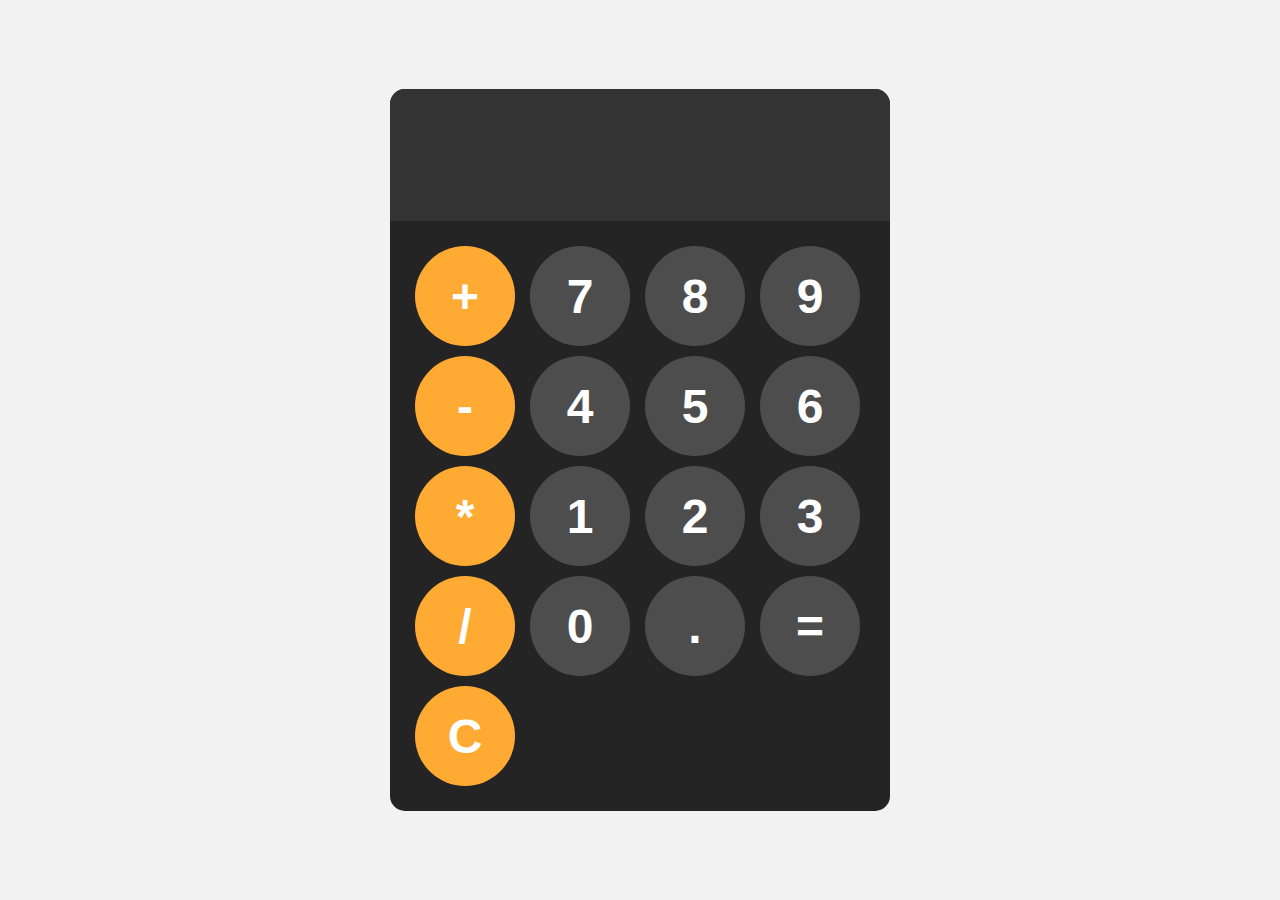
<file: Calculator Program/index.html>
<!DOCTYPE html>
<html lang="en">
<head>
  <meta charset="UTF-8">
  <meta name="viewport" content="width=device-width, initial-scale=1.0">
  <title>Document</title>
  <link rel="stylesheet" href="style.css">
</head>
<body>
  <div id="calculator">

    <input id="display" readonly>
    <div id="keys">

      <button onclick="appendToDisplay('+')" class="colorDisplay">+</button>
      <button onclick="appendToDisplay('7')">7</button>
      <button onclick="appendToDisplay('8')">8</button>
      <button onclick="appendToDisplay('9')">9</button>
      <button onclick="appendToDisplay('-')" class="colorDisplay">-</button>
      <button onclick="appendToDisplay('4')">4</button>
      <button onclick="appendToDisplay('5')">5</button>
      <button onclick="appendToDisplay('6')">6</button>
      <button onclick="appendToDisplay('*')" class="colorDisplay">*</button>
      <button onclick="appendToDisplay('1')">1</button>
      <button onclick="appendToDisplay('2')">2</button>
      <button onclick="appendToDisplay('3')">3</button>
      <button onclick="appendToDisplay('/')" class="colorDisplay">/</button>
      <button onclick="appendToDisplay('0')">0</button>
      <button onclick="appendToDisplay('.')">.</button>
      <button onclick="calculate()">=</button>
      <button onclick="clearDisplay()" class="colorDisplay">C</button>




    </div>
  </div>
  <script src="index.js"></script>
</body>
</html>
</file>
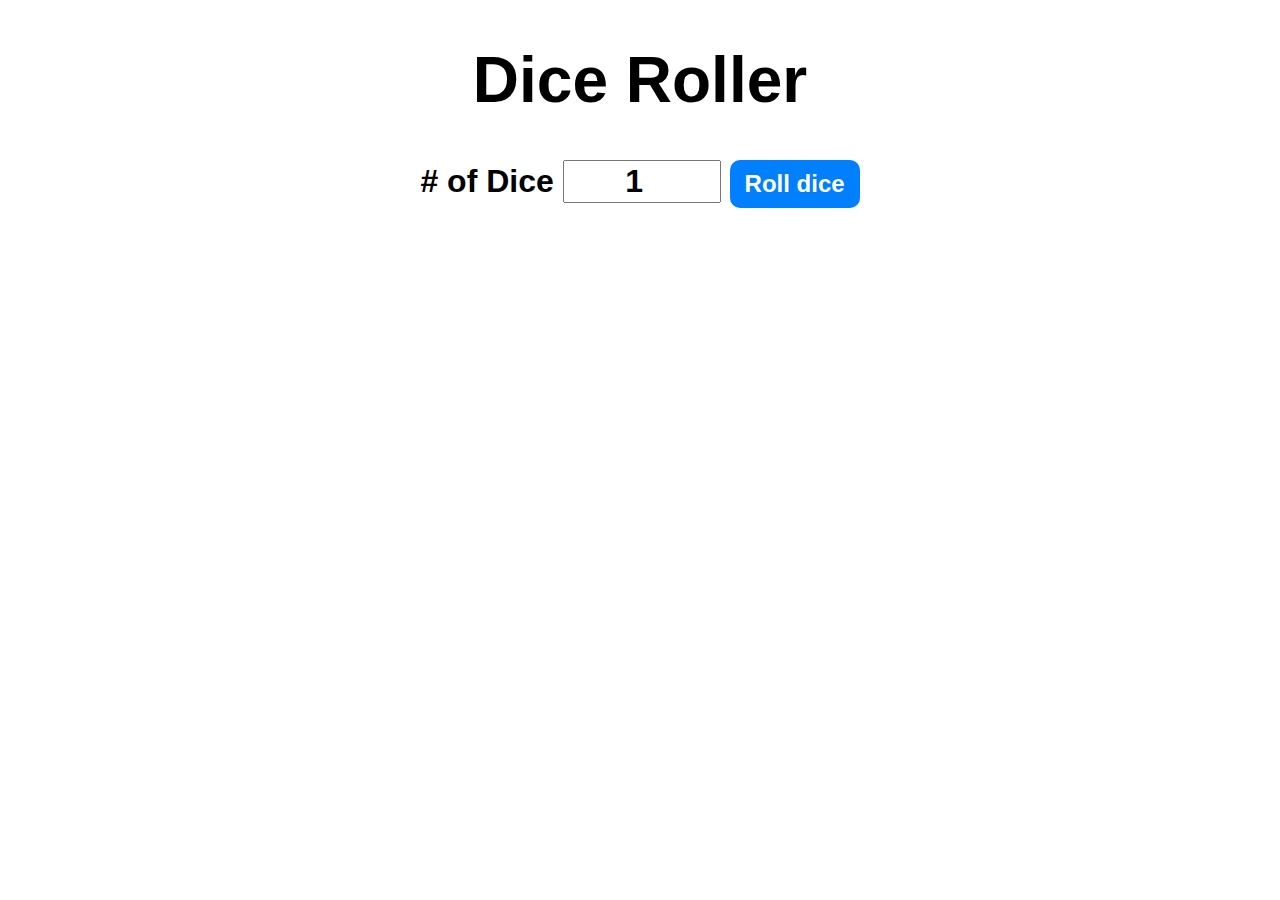
<file: Dice Roller Project/index.html>
<!DOCTYPE html>
<html lang="en">
<head>
  <meta charset="UTF-8">
  <meta name="viewport" content="width=device-width, initial-scale=1.0">
  <title>My Document</title>
  <link rel="stylesheet" href="style.css">
</head>
<body>
  <div id="container">
   <h1>Dice Roller</h1>
   <label for="numOfDice"># of Dice</label>
   <input type="number" id="numOfDice" value="1" min="1">
   <button onclick="rollDice()">Roll dice</button>
   <div id="diceResult"></div>
   <div id="diceImages"></div>

  </div>
  <script src="index.js"></script>
</body>
</html>
</file>
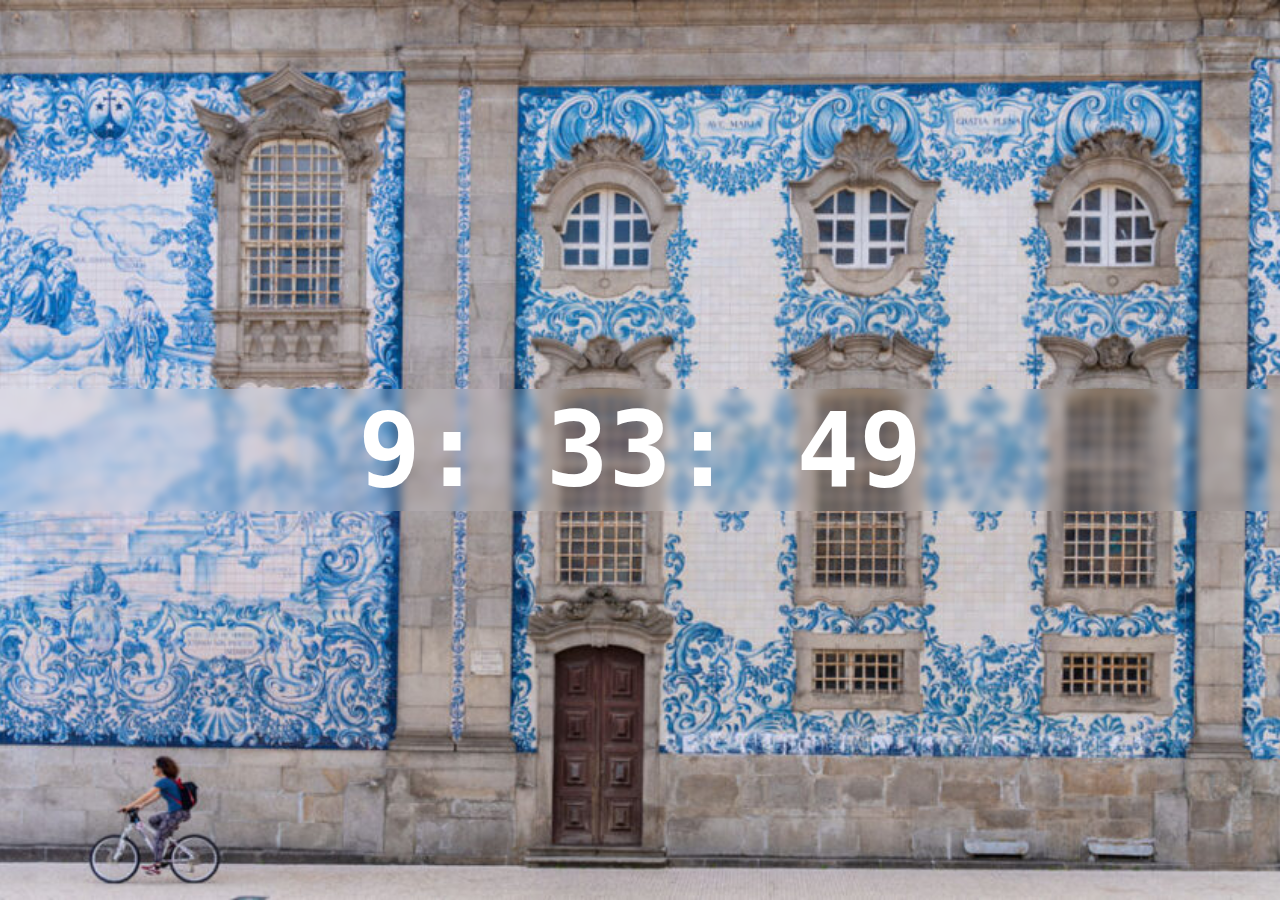
<file: Digital Clock Program/index.html>
<!DOCTYPE html>
<html lang="en">
<head>
  <meta charset="UTF-8">
  <meta name="viewport" content="width=device-width, initial-scale=1.0">
  <title>My Document</title>
  <link rel="stylesheet" href="style.css">
</head>
<body>

  <div id="clock-container">
    <div id="clock">00:00:00</div>
  </div>
  <script src="index.js"></script>
</body>
</html>
</file>
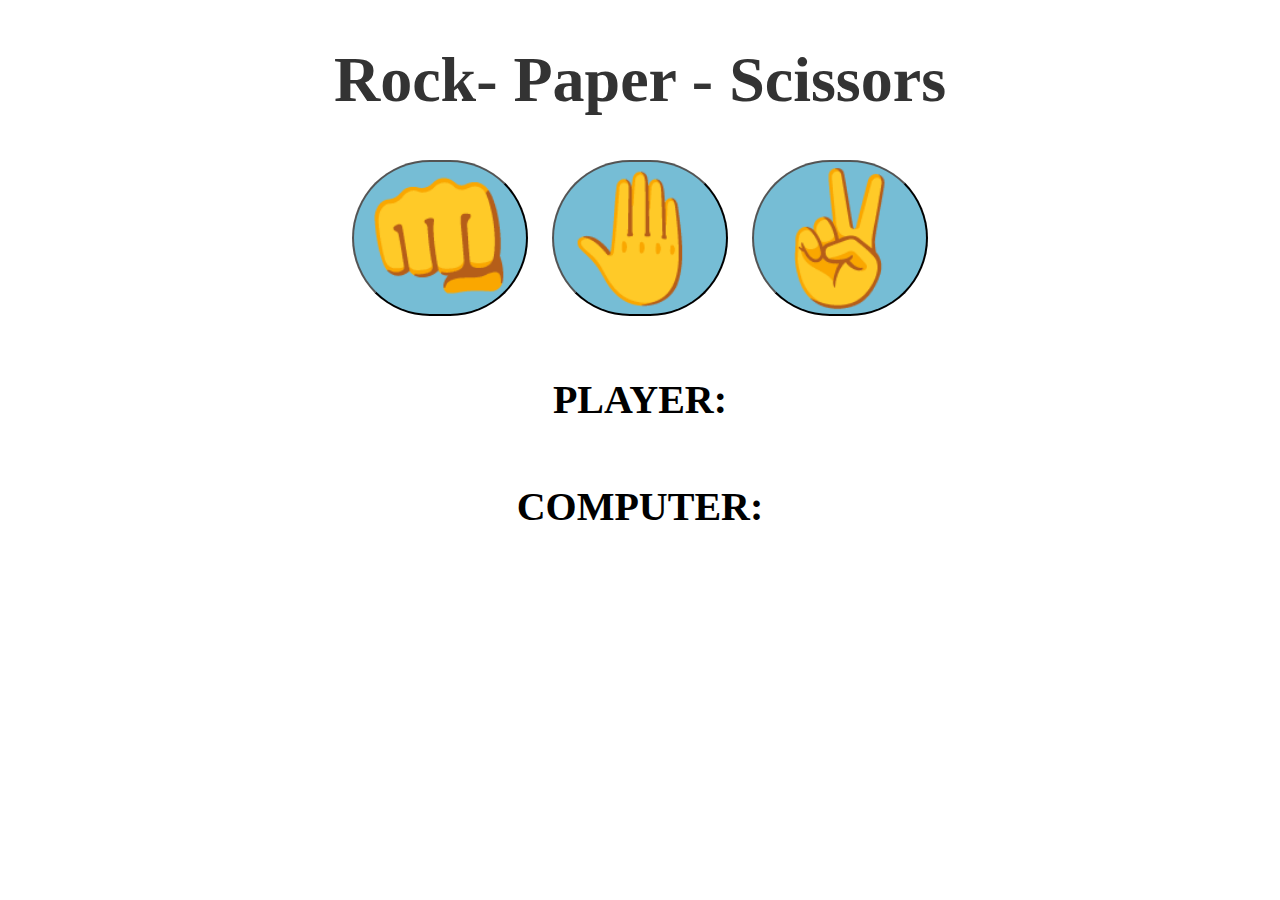
<file: Rock-Paper-Scissors/index.html>
<!DOCTYPE html>
<html lang="en">
<head>
  <meta charset="UTF-8">
  <meta name="viewport" content="width=device-width, initial-scale=1.0">
  <title>Document</title>
  <link rel="stylesheet" href="style.css">
</head>
<body>
<h1>Rock- Paper - Scissors</h1>
<div class="choices">
 <button onclick="playGame('Rock')">👊</button>
 <button onclick="playGame('Paper')">🤚</button>
 <button onclick="playGame('Scissors')">✌️</button>
</div>

<div id="playerDisplay">PLAYER:</div>
<div id="computerDisplay">COMPUTER:</div>
<div id="resultDisplay"></div>


  <script src="index.js"></script>
</body>
</html>
</file>
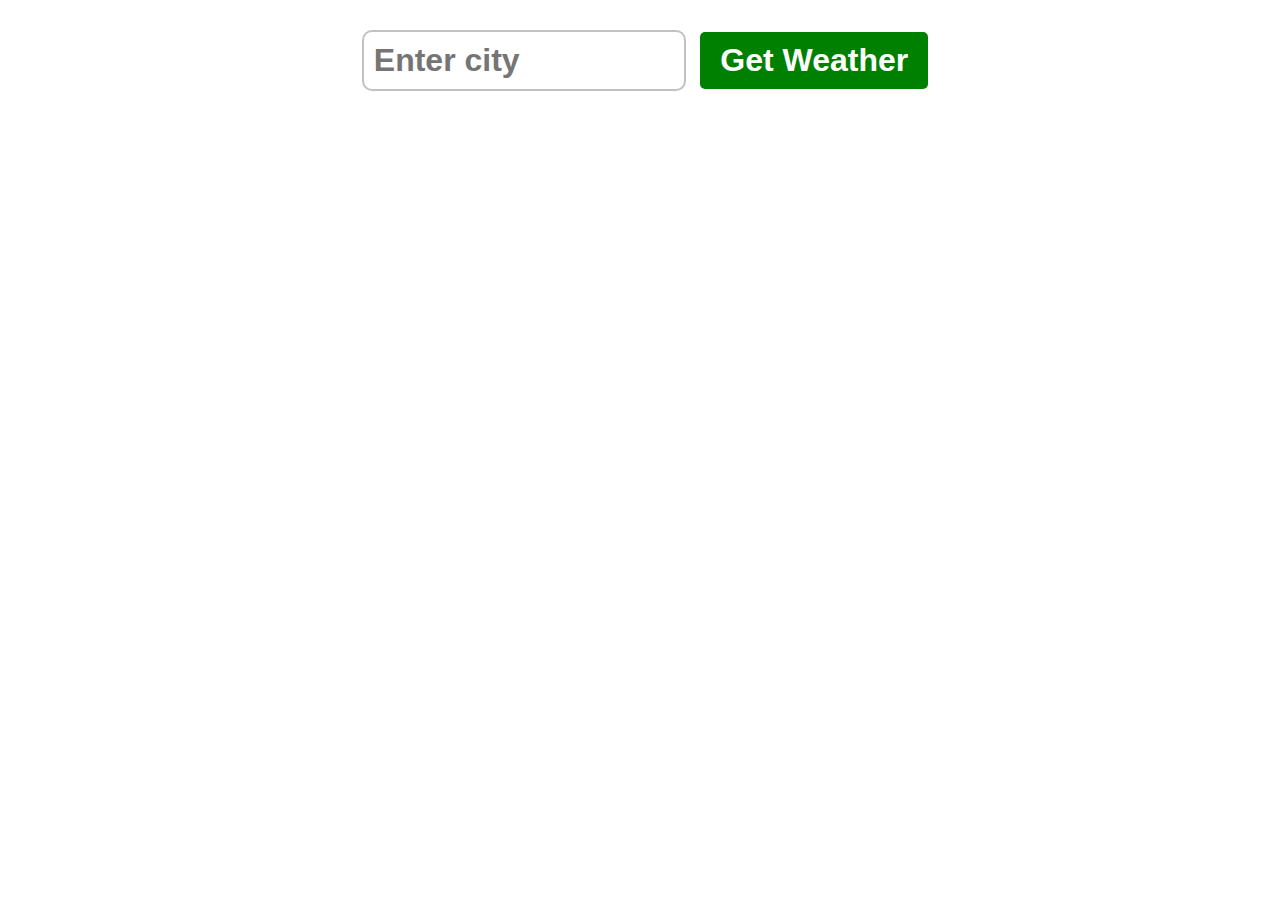
<file: Weather App Project/index.html>
<!DOCTYPE html>
<html lang="en">
<head>
  <meta charset="UTF-8">
  <meta name="viewport" content="width=device-width, initial-scale=1.0">
  <title>My Project</title>
  <link rel="stylesheet" href="style.css">
</head>
<body>

  
    <form class="weatherForm">
      <input type="text" class="cityInput" placeholder="Enter city">
    <button type="submit">Get Weather</button>
    </form>

   <div class="card" style="display: none">
  
   </div>


  <script src="index.js"></script>
</body>
</html>
</file>
<file: Calculator Program/style.css>
body{
  margin: 0;
  display: flex;
  justify-content: center;
  align-items: center;
  height: 100vh;
  background-color: hsl(0, 0%, 95%);
}
#keys{
  display: grid;
  grid-template-columns: repeat(4,1fr);
  gap: 10px;
  padding: 25px;
}

#calculator{
  font-family: Arial, Helvetica, sans-serif;
  background-color: hsl(0, 0%, 14%);
  border-radius: 15px;
  max-width: 500px;
  overflow: hidden;
}
#display{
  width: 100%;
  padding: 20px;
  font-size: 5rem;
  text-align: left;
  border: none;
  background-color: hsl(0, 0%, 20%);
  color: white;
}

button {
  width: 100px;
  height: 100px;
  border-radius: 50px;
  border: none;
  background-color: hsl(0, 0%, 30%);
  color: white;
  font-size: 3rem;
  font-weight: bold;
  cursor: pointer;

  &:hover {
    background-color: hsl(0, 0%, 40%);
  }

  &:active {
    background-color: hsl(0, 0%, 50%);
  }
}

.colorDisplay{
  background-color: hsl(35, 100%, 60%);
  &:hover {
    background-color: hsl(35, 100%, 65%);
  }
  &:active {
    background-color: hsl(35, 100%, 75%);
  }
}
</file>
<file: Dice Roller Project/style.css>
#container {
  font-family: sans-serif;
  text-align: center;
  font-size: 2rem;
  font-weight: bold;
}

button{
  font-size: 1.5rem;
  padding: 10px 15px;
  border: none;
  border-radius: 10px;
  background-color: hsl(210, 100%, 50%);
  color: white;
  font-weight: bold;
  cursor: pointer;
  &:hover {
    background-color:hsl(210, 100%, 65%) ;
  }
  &:active{
    background-color:hsl(210, 100%, 85%) ;
  }
}
input{
  font-size: 2rem;
  width: 150px;
  text-align: center;
  font-weight: bold;

}
#diceImages{
  margin: 25px;


}
#diceImages img{
  width: 150px;
  margin: 5px;

}
</file>
<file: Digital Clock Program/style.css>
body{
  background-image: url(porto.jpg);
  margin: 0;
  background-position: center;
  background-repeat: no-repeat;
  background-size: cover;
  background-attachment: fixed;
}

#clock-container{
  display: flex;
  justify-content: center;
  align-items: center;
  height: 100vh;
}

#clock{
  font-family: monospace;
  font-size: 6.5rem;
  font-weight: bold;
  color: white;
  backdrop-filter: blur(5px);
  background-color: hsla(0, 0%, 100%, 0.1);
  width: 100%;
  text-align: center;
}
</file>
<file: Rock-Paper-Scissors/style.css>
body{
  font-family: 'Times New Roman', Times, serif;
  font-weight: bold;
  margin:0;
  display: flex;
  flex-direction: column;
  align-items: center;
}
h1 {
  font-size: 4rem;
  color: hsl(0, 0%, 20%);
}
.choices{
  margin-bottom: 30px;
}

.choices button {
  font-size: 8rem;
  min-width: 160px;
  margin: 0 10px;
  border-radius:250px;
  background-color: hsl(195, 53%, 65%);
  cursor: pointer;
  transition: background-color 0.5s ease;

  &:hover {
    background-color: hsl(195, 53%, 80%);
  }
}
#playerDisplay, #computerDisplay{
 font-size: 2.5rem;
 margin:30px 0;
}



#resultDisplay{
  font-size: 5rem;
  margin:30px 0 ;
}
</file>
<file: Weather App Project/style.css>
body{
  font-family: Arial, Helvetica, sans-serif;
  background-color: hsl(0, 0%, 100%);
  margin: 0;
  display: flex;
  flex-direction: column;
  align-items: center;

}
.weatherForm{
  margin: 20px;
}
.cityInput{
  padding:10px;
  font-size: 2rem;
  font-weight: bold;
  border: 2px solid hsl(0, 0%, 20%, 0.3);
  border-radius: 10px;
  margin: 10px;
  width: 300px;
}
button[type= "submit"]{
padding: 10px 20px;
font-weight: bold;
font-size: 2rem;
background-color: green;
color: white;
border: none;
border-radius: 5px;
cursor: pointer;

&:hover {
  background-color: darkgreen;
}
}
.card{
  background: linear-gradient(180deg, hsl(210, 100%, 75%), hsl(40, 100%, 75%));
  padding: 50px;
  box-shadow: 2px 2px 5px hsl(0, 0%, 0%, 0.5);
  border-radius:10px;
  min-width: 300px;
  display: flex;
  flex-direction: column;
  align-items: center ;
}
h1{
  font-size: 3.5rem;
  margin-top: 0;
  margin-bottom: 25px;
}
p{
  font-size: 1.5rem;
  margin: 5px 0;

}
.cityDisplay, .tempDisplay{
  font-size: 3.5rem;
  font-weight: bold;
  color: hsl(0, 0%, 0%, 0.75);
  margin-bottom: 25px;
}
.humidityDisplay{
  font-weight: bold;
  margin-bottom: 25px;
}
.descDisplay{
  font-style: italic;
  font-weight: bold;
  font-size: 2rem;
}

.weatherEmoji{
  margin: 0;
  font-size: 7.5rem;
}

.errorDisplay{
  font-size: 2.5rem;
  font-weight: bold;
  color: hsl(0, 0%, 0%, 0.75);
}
</file>
